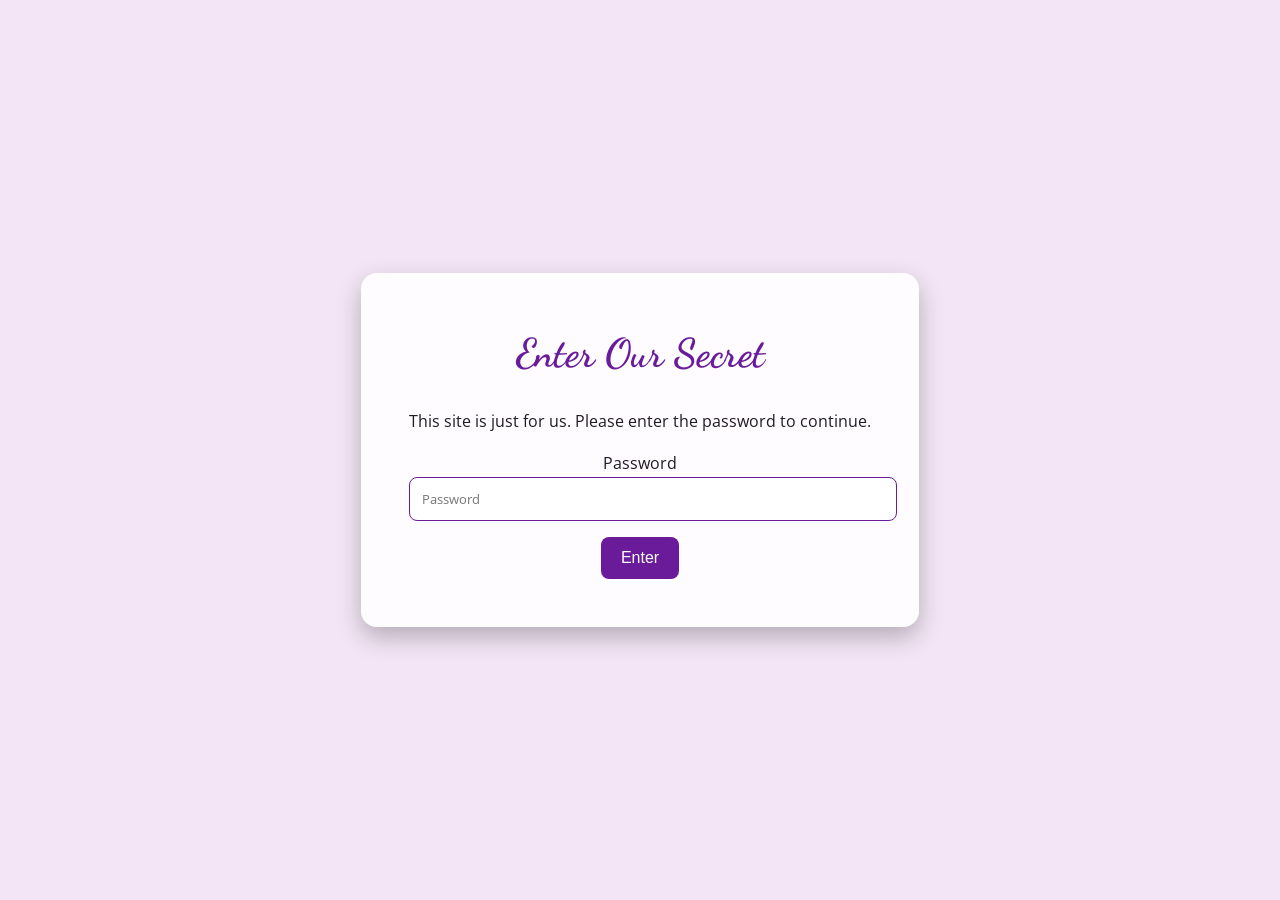
<file: index.html>
<!doctype html>
<html lang="en-GB">
  <head>
    <meta charset="utf-8" />
    <meta name="viewport" content="width=device-width, initial-scale=1" />
    <title>Welcome | Batman & My Moonlight</title>
    <meta name="description" content="A private love letter and story for Batman & My Moonlight." />
    <link rel="stylesheet" href="assets/css/main.css" />
  </head>
  <body>
    <div class="password-container">
      <div class="password-box">
        <h1>Enter Our Secret</h1>
        <p>This site is just for us. Please enter the password to continue.</p>
        <label for="pwd" class="sr-only">Password</label>
        <input type="password" id="pwd" placeholder="Password" />
        <button id="pwd-submit" type="button">Enter</button>
        <p id="error-message" style="color: var(--rose-dark); display: none;">Incorrect password. Try again.</p>
      </div>
    </div>

    <script>
      // simple password check; not secure for real secrets
      document.getElementById('pwd-submit').addEventListener('click', function () {
        const input = document.getElementById('pwd').value || '';
        if (input.toLowerCase() === 'batman') {
          window.location.href = 'home.html';
        } else {
          document.getElementById('error-message').style.display = 'block';
        }
      });
      // also allow Enter key to submit
      document.getElementById('pwd').addEventListener('keypress', function (e) {
        if (e.key === 'Enter') {
          document.getElementById('pwd-submit').click();
        }
      });
    </script>
  </body>
</html>
</file>
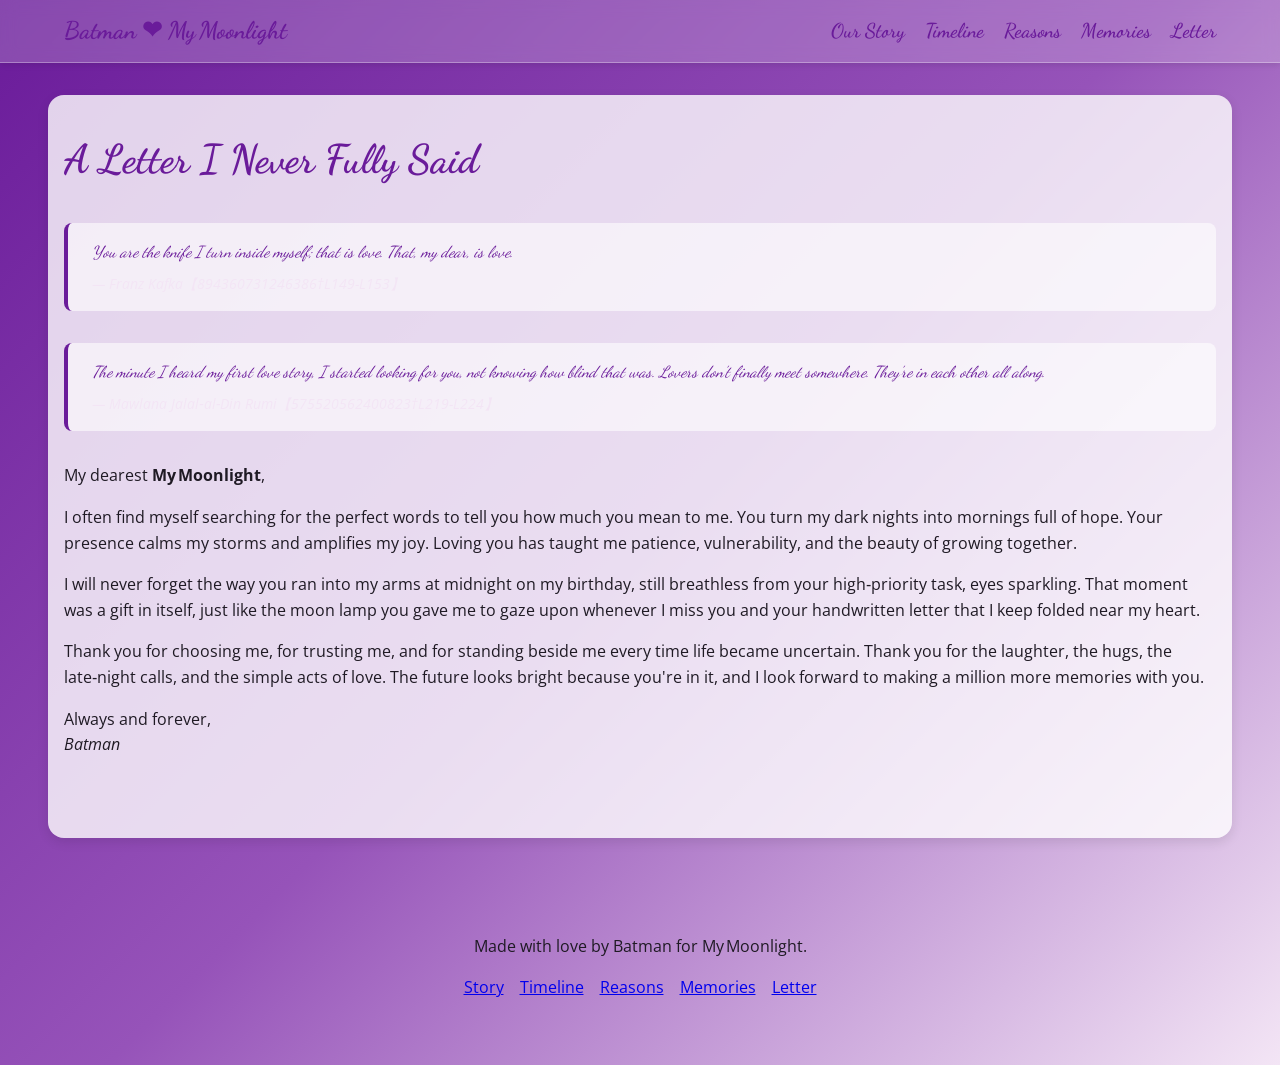
<file: letter/index.html>
<!doctype html>
<html lang="en-GB">
  <head>
    <meta charset="utf-8" />
    <meta name="viewport" content="width=device-width, initial-scale=1" />
    <title>A Letter | Batman ❤ My Moonlight</title>
    <meta name="description" content="A heartfelt letter from Batman to My Moonlight." />
    <link rel="stylesheet" href="../assets/css/main.css" />
  </head>
  <body>
    <a class="skip-link" href="#main-content">Skip to content</a>
    <header class="site-header">
      <nav class="site-nav" aria-label="Primary">
        <a class="brand" href="../home.html">Batman ❤ My Moonlight</a>
        <button class="nav-toggle" type="button" aria-expanded="false" aria-controls="primary-menu" aria-label="Open menu">☰</button>
        <ul id="primary-menu" class="menu">
          <li><a href="../story/index.html">Our Story</a></li>
          <li><a href="../timeline/index.html">Timeline</a></li>
          <li><a href="../reasons/index.html">Reasons</a></li>
          <li><a href="../memories/index.html">Memories</a></li>
          <li><a href="../letter/index.html">Letter</a></li>
        </ul>
      </nav>
    </header>
    <main id="main-content">
      <section aria-labelledby="letter-title">
        <h2 id="letter-title">A Letter I Never Fully Said</h2>

        <!-- Kafka quote about love as a knife turned inward -->
        <blockquote>
          You are the knife I turn inside myself; that is love. That, my dear, is love.
          <cite>— Franz Kafka【894360731246386†L149-L153】</cite>
        </blockquote>

        <!-- Rumi quote about lovers being within each other -->
        <blockquote>
          The minute I heard my first love story,
          I started looking for you, not knowing how blind that was.
          Lovers don’t finally meet somewhere. They’re in each other all along.
          <cite>— Mawlana Jalal‑al‑Din Rumi【575520562400823†L219-L224】</cite>
        </blockquote>

        <p>
          My dearest <strong>My Moonlight</strong>,
        </p>
        <p>
          I often find myself searching for the perfect words to tell you how much you
          mean to me. You turn my dark nights into mornings full of hope. Your
          presence calms my storms and amplifies my joy. Loving you has taught me
          patience, vulnerability, and the beauty of growing together.
        </p>
        <p>
          I will never forget the way you ran into my arms at midnight on my birthday,
          still breathless from your high‑priority task, eyes sparkling. That
          moment was a gift in itself, just like the moon lamp you gave me to
          gaze upon whenever I miss you and your handwritten letter that I keep
          folded near my heart.
        </p>
        <p>
          Thank you for choosing me, for trusting me, and for standing beside me
          every time life became uncertain. Thank you for the laughter, the hugs,
          the late‑night calls, and the simple acts of love. The future looks bright
          because you're in it, and I look forward to making a million more
          memories with you.
        </p>
        <p>
          Always and forever,
          <br />
          <em>Batman</em>
        </p>
      </section>
    </main>
    <footer class="site-footer">
      <p>Made with love by Batman for My Moonlight.</p>
      <nav aria-label="Footer">
        <a href="../story/index.html">Story</a>
        <a href="../timeline/index.html">Timeline</a>
        <a href="../reasons/index.html">Reasons</a>
        <a href="../memories/index.html">Memories</a>
        <a href="../letter/index.html">Letter</a>
      </nav>
    </footer>
    <!-- Include the background music on this page as well -->
    <audio id="bg-audio" src="../assets/audio/love-song.wav" preload="none" loop></audio>
    <script src="../assets/js/main.js" defer></script>
  </body>
</html>
</file>
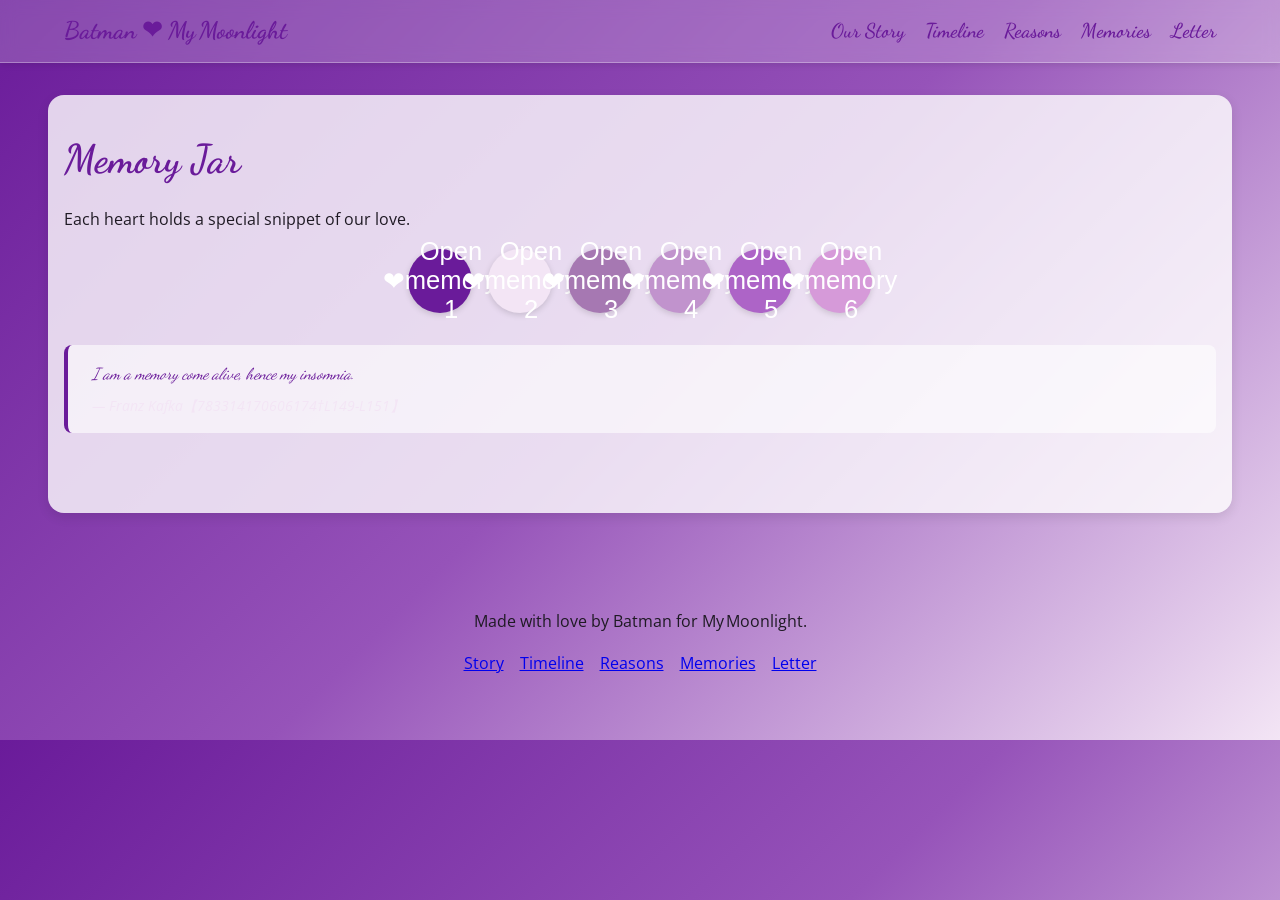
<file: memories/index.html>
<!doctype html>
<html lang="en-GB">
  <head>
    <meta charset="utf-8" />
    <meta name="viewport" content="width=device-width, initial-scale=1" />
    <title>Memories | Batman ❤ My Moonlight</title>
    <meta name="description" content="Our memory jar: small moments that mean the world." />
    <link rel="stylesheet" href="../assets/css/main.css" />
  </head>
  <body>
    <a class="skip-link" href="#main-content">Skip to content</a>
    <header class="site-header">
      <nav class="site-nav" aria-label="Primary">
        <a class="brand" href="../home.html">Batman ❤ My Moonlight</a>
        <button class="nav-toggle" type="button" aria-expanded="false" aria-controls="primary-menu" aria-label="Open menu">☰</button>
        <ul id="primary-menu" class="menu">
          <li><a href="../story/index.html">Our Story</a></li>
          <li><a href="../timeline/index.html">Timeline</a></li>
          <li><a href="../reasons/index.html">Reasons</a></li>
          <li><a href="../memories/index.html">Memories</a></li>
          <li><a href="../letter/index.html">Letter</a></li>
        </ul>
      </nav>
    </header>
    <main id="main-content">
      <section aria-labelledby="memories-title">
        <h2 id="memories-title">Memory Jar</h2>
        <p>Each heart holds a special snippet of our love.</p>
        <div class="jar-grid">
          <button class="memory-note note-1" type="button" data-memory="The night we danced in the kitchen to our own humming."><span aria-hidden="true">❤</span><span class="sr-only">Open memory 1</span></button>
          <button class="memory-note note-2" type="button" data-memory="Sharing ice cream and stories on a hot summer day."><span aria-hidden="true">❤</span><span class="sr-only">Open memory 2</span></button>
          <button class="memory-note note-3" type="button" data-memory="The time we fixed a flat tire together and laughed through the mishap."><span aria-hidden="true">❤</span><span class="sr-only">Open memory 3</span></button>
          <button class="memory-note note-4" type="button" data-memory="Our first movie marathon, wrapped in blankets and each other’s arms."><span aria-hidden="true">❤</span><span class="sr-only">Open memory 4</span></button>
          <button class="memory-note note-5" type="button" data-memory="When My Moonlight gifted Batman a moon‑shaped lamp and a handwritten letter — a beacon to light his nights and words to warm his heart."><span aria-hidden="true">❤</span><span class="sr-only">Open memory 5</span></button>
          <button class="memory-note note-6" type="button" data-memory="Watching fireworks on New Year’s Eve, promising to welcome every new year together."><span aria-hidden="true">❤</span><span class="sr-only">Open memory 6</span></button>
        </div>

        <!-- Kafka quote about being a memory come alive -->
        <blockquote>
          I am a memory come alive, hence my insomnia.
          <cite>— Franz Kafka【783314170606174†L149-L151】</cite>
        </blockquote>
      </section>
      <dialog id="memory-dialog">
        <article>
          <p id="memory-dialog-text"></p>
          <button type="button" id="memory-close">Close</button>
        </article>
      </dialog>
    </main>
    <footer class="site-footer">
      <p>Made with love by Batman for My Moonlight.</p>
      <nav aria-label="Footer">
        <a href="../story/index.html">Story</a>
        <a href="../timeline/index.html">Timeline</a>
        <a href="../reasons/index.html">Reasons</a>
        <a href="../memories/index.html">Memories</a>
        <a href="../letter/index.html">Letter</a>
      </nav>
    </footer>
    <!-- Hidden audio element so each page can play our tune. Replace the file in assets/audio for your favourite song. -->
    <audio id="bg-audio" src="../assets/audio/love-song.wav" preload="none" loop></audio>
    <script src="../assets/js/main.js" defer></script>
  </body>
</html>
</file>
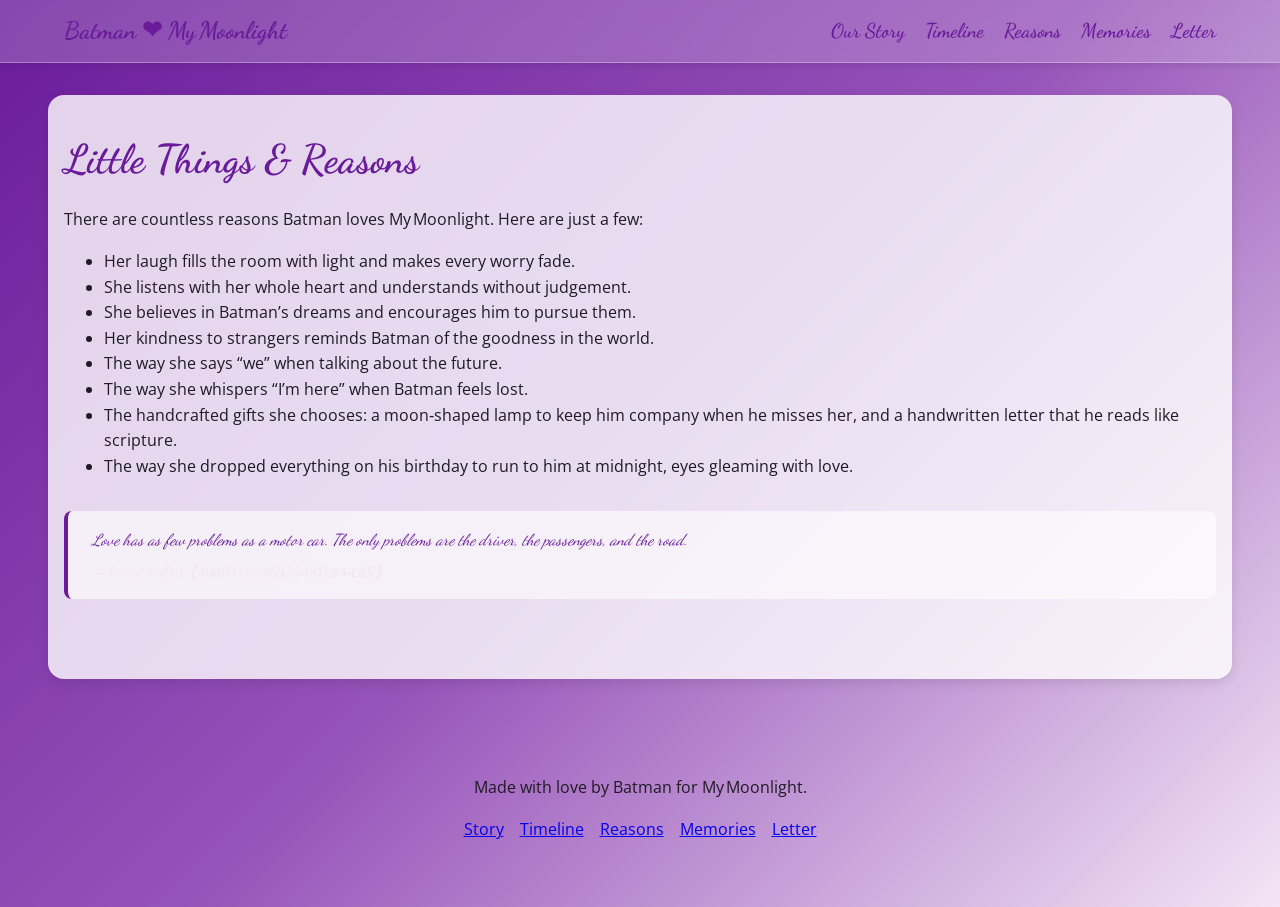
<file: reasons/index.html>
<!doctype html>
<html lang="en-GB">
  <head>
    <meta charset="utf-8" />
    <meta name="viewport" content="width=device-width, initial-scale=1" />
    <title>Reasons | Batman ❤ My Moonlight</title>
    <meta name="description" content="Little things about us and reasons I choose you." />
    <link rel="stylesheet" href="../assets/css/main.css" />
  </head>
  <body>
    <a class="skip-link" href="#main-content">Skip to content</a>
    <header class="site-header">
      <nav class="site-nav" aria-label="Primary">
        <a class="brand" href="../home.html">Batman ❤ My Moonlight</a>
        <button class="nav-toggle" type="button" aria-expanded="false" aria-controls="primary-menu" aria-label="Open menu">☰</button>
        <ul id="primary-menu" class="menu">
          <li><a href="../story/index.html">Our Story</a></li>
          <li><a href="../timeline/index.html">Timeline</a></li>
          <li><a href="../reasons/index.html">Reasons</a></li>
          <li><a href="../memories/index.html">Memories</a></li>
          <li><a href="../letter/index.html">Letter</a></li>
        </ul>
      </nav>
    </header>
    <main id="main-content">
      <section aria-labelledby="reasons-title">
        <h2 id="reasons-title">Little Things &amp; Reasons</h2>
        <p>There are countless reasons Batman loves My Moonlight. Here are just a few:</p>
        <ul>
          <li>Her laugh fills the room with light and makes every worry fade.</li>
          <li>She listens with her whole heart and understands without judgement.</li>
          <li>She believes in Batman’s dreams and encourages him to pursue them.</li>
          <li>Her kindness to strangers reminds Batman of the goodness in the world.</li>
          <li>The way she says “we” when talking about the future.</li>
          <li>The way she whispers “I’m here” when Batman feels lost.</li>
          <li>The handcrafted gifts she chooses: a moon‑shaped lamp to keep him company
            when he misses her, and a handwritten letter that he reads like scripture.</li>
          <li>The way she dropped everything on his birthday to run to him at
            midnight, eyes gleaming with love.</li>
        </ul>

        <!-- Kafka quote about love and its everyday problems -->
        <blockquote>
          Love has as few problems as a motor car. The only problems are the
          driver, the passengers, and the road.
          <cite>— Franz Kafka【404931808697548†L84-L85】</cite>
        </blockquote>
      </section>
    </main>
    <footer class="site-footer">
      <p>Made with love by Batman for My Moonlight.</p>
      <nav aria-label="Footer">
        <a href="../story/index.html">Story</a>
        <a href="../timeline/index.html">Timeline</a>
        <a href="../reasons/index.html">Reasons</a>
        <a href="../memories/index.html">Memories</a>
        <a href="../letter/index.html">Letter</a>
      </nav>
    </footer>
    <audio id="bg-audio" src="../assets/audio/love-song.wav" preload="none" loop></audio>
    <script src="../assets/js/main.js" defer></script>
  </body>
</html>
</file>
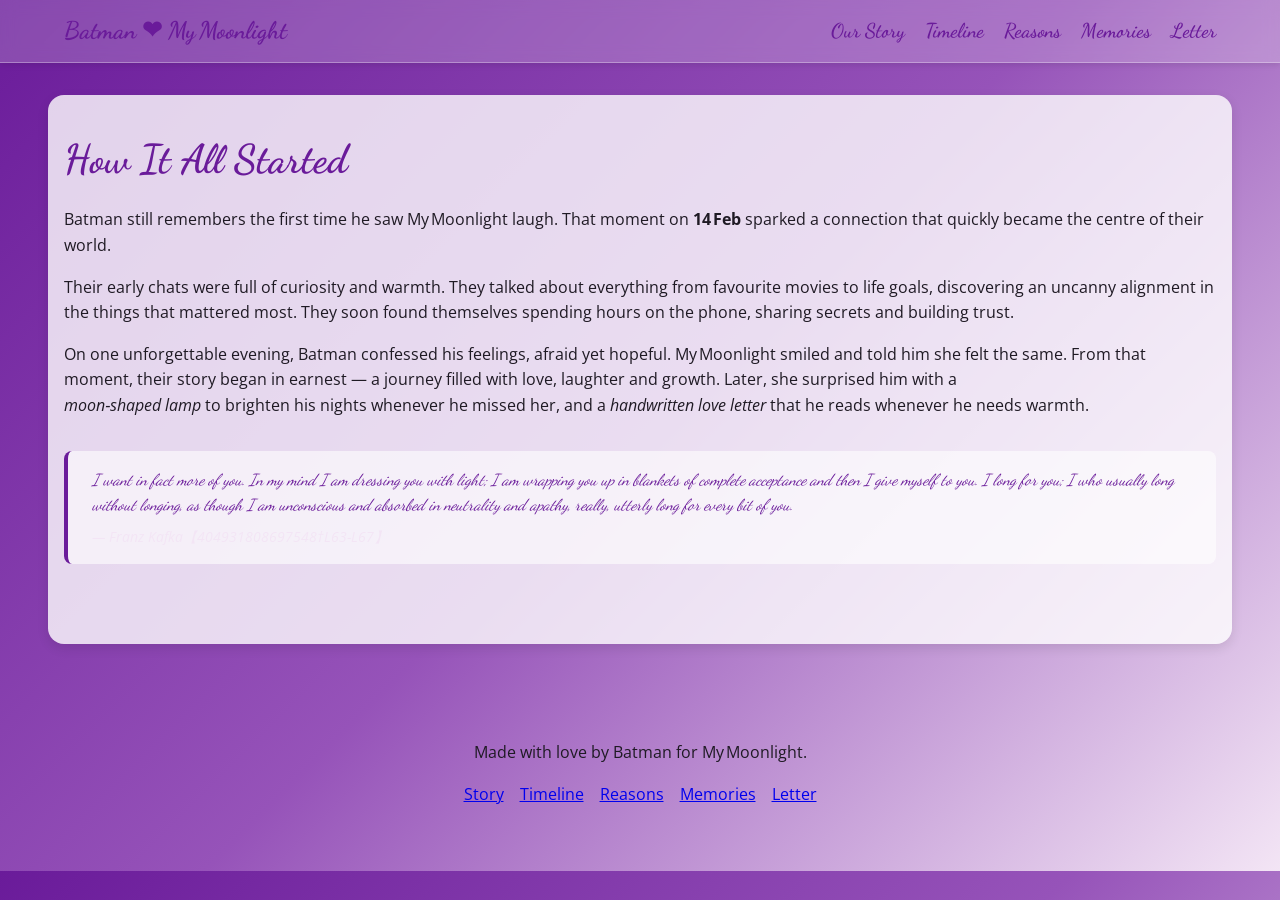
<file: story/index.html>
<!doctype html>
<html lang="en-GB">
  <head>
    <meta charset="utf-8" />
    <meta name="viewport" content="width=device-width, initial-scale=1" />
    <title>Our Story | Batman ❤ My Moonlight</title>
    <meta name="description" content="How our story began and blossomed." />
    <link rel="stylesheet" href="../assets/css/main.css" />
  </head>
  <body>
    <a class="skip-link" href="#main-content">Skip to content</a>
    <header class="site-header">
      <nav class="site-nav" aria-label="Primary">
        <a class="brand" href="../home.html">Batman ❤ My Moonlight</a>
        <button class="nav-toggle" type="button" aria-expanded="false" aria-controls="primary-menu" aria-label="Open menu">☰</button>
        <ul id="primary-menu" class="menu">
          <li><a href="../story/index.html">Our Story</a></li>
          <li><a href="../timeline/index.html">Timeline</a></li>
          <li><a href="../reasons/index.html">Reasons</a></li>
          <li><a href="../memories/index.html">Memories</a></li>
          <li><a href="../letter/index.html">Letter</a></li>
        </ul>
      </nav>
    </header>
    <main id="main-content">
      <section aria-labelledby="story-title">
        <h2 id="story-title">How It All Started</h2>
        <p>
          Batman still remembers the first time he saw My Moonlight laugh. That moment on
          <strong>14 Feb</strong> sparked a connection that quickly became the centre of their world.
        </p>
        <p>
          Their early chats were full of curiosity and warmth. They talked about
          everything from favourite movies to life goals, discovering an uncanny
          alignment in the things that mattered most. They soon found themselves
          spending hours on the phone, sharing secrets and building trust.
        </p>
        <p>
          On one unforgettable evening, Batman confessed his feelings, afraid yet
          hopeful. My Moonlight smiled and told him she felt the same. From that
          moment, their story began in earnest — a journey filled with love,
          laughter and growth. Later, she surprised him with a<br />
          <em>moon‑shaped lamp</em> to brighten his nights whenever he missed her, and a
          <em>handwritten love letter</em> that he reads whenever he needs warmth.
        </p>

        <!-- Kafka quote about longing and acceptance -->
        <blockquote>
          I want in fact more of you. In my mind I am dressing you with light; I am
          wrapping you up in blankets of complete acceptance and then I give
          myself to you. I long for you; I who usually long without longing, as
          though I am unconscious and absorbed in neutrality and apathy, really,
          utterly long for every bit of you.
          <cite>— Franz Kafka【404931808697548†L63-L67】</cite>
        </blockquote>
      </section>
    </main>
    <footer class="site-footer">
      <p>Made with love by Batman for My Moonlight.</p>
      <nav aria-label="Footer">
        <a href="../story/index.html">Story</a>
        <a href="../timeline/index.html">Timeline</a>
        <a href="../reasons/index.html">Reasons</a>
        <a href="../memories/index.html">Memories</a>
        <a href="../letter/index.html">Letter</a>
      </nav>
    </footer>
    <audio id="bg-audio" src="../assets/audio/love-song.wav" preload="none" loop></audio>
    <script src="../assets/js/main.js" defer></script>
  </body>
</html>
</file>
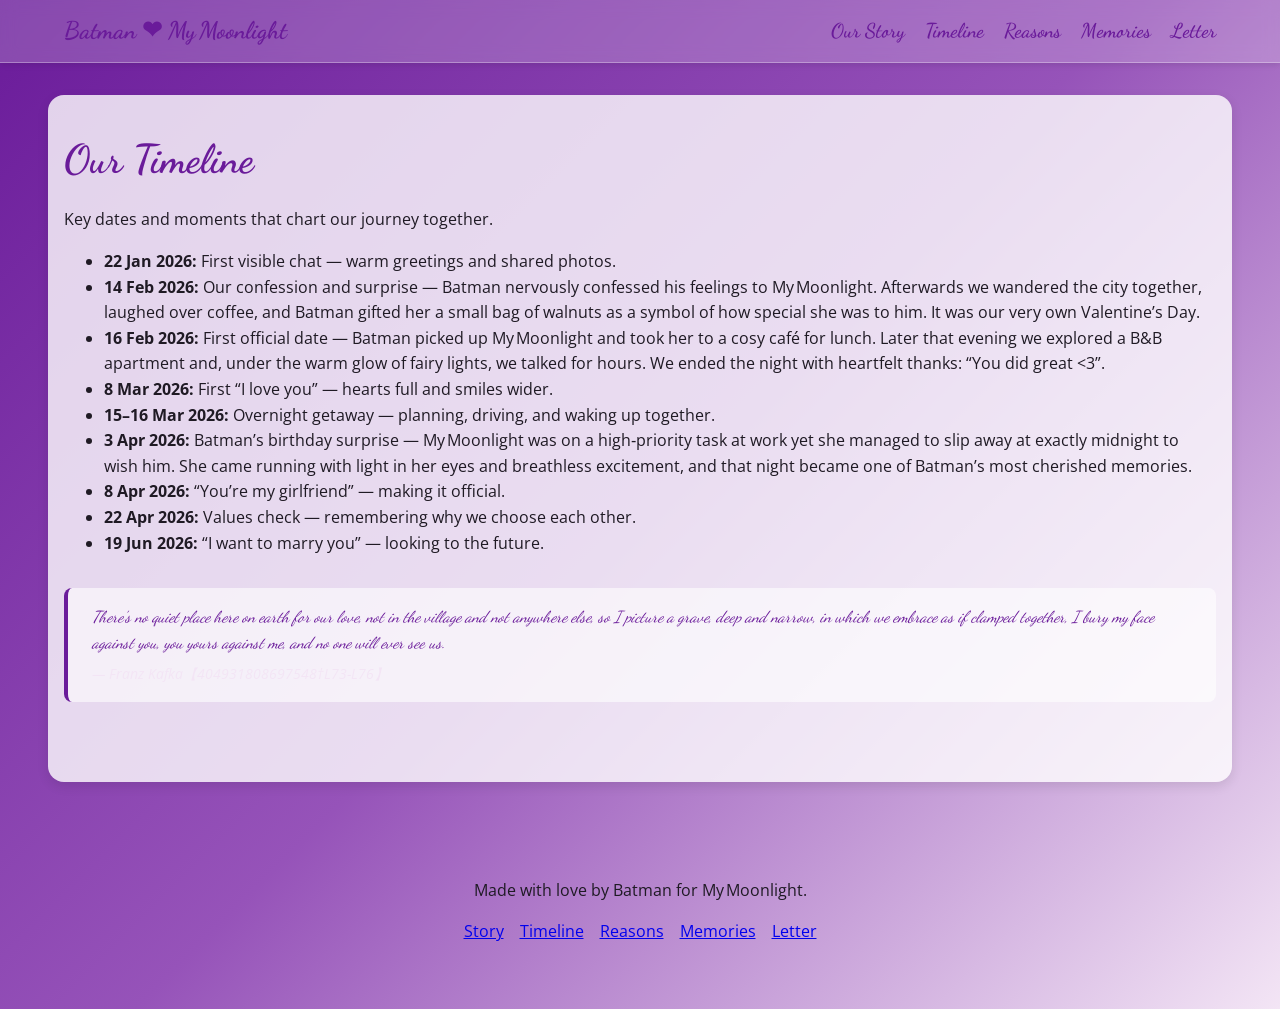
<file: timeline/index.html>
<!doctype html>
<html lang="en-GB">
  <head>
    <meta charset="utf-8" />
    <meta name="viewport" content="width=device-width, initial-scale=1" />
    <title>Timeline | Batman ❤ My Moonlight</title>
    <meta name="description" content="Our timeline of milestones and memories." />
    <link rel="stylesheet" href="../assets/css/main.css" />
  </head>
  <body>
    <a class="skip-link" href="#main-content">Skip to content</a>
    <header class="site-header">
      <nav class="site-nav" aria-label="Primary">
        <a class="brand" href="../home.html">Batman ❤ My Moonlight</a>
        <button class="nav-toggle" type="button" aria-expanded="false" aria-controls="primary-menu" aria-label="Open menu">☰</button>
        <ul id="primary-menu" class="menu">
          <li><a href="../story/index.html">Our Story</a></li>
          <li><a href="../timeline/index.html">Timeline</a></li>
          <li><a href="../reasons/index.html">Reasons</a></li>
          <li><a href="../memories/index.html">Memories</a></li>
          <li><a href="../letter/index.html">Letter</a></li>
        </ul>
      </nav>
    </header>
    <main id="main-content">
      <section aria-labelledby="timeline-title">
        <h2 id="timeline-title">Our Timeline</h2>
        <p>Key dates and moments that chart our journey together.</p>
        <ul>
          <li><strong>22 Jan&nbsp;2026:</strong> First visible chat — warm greetings and shared photos.</li>
          <li>
            <strong>14 Feb&nbsp;2026:</strong> Our confession and surprise — Batman nervously
            confessed his feelings to My Moonlight. Afterwards we wandered the
            city together, laughed over coffee, and Batman gifted her a small bag
            of walnuts as a symbol of how special she was to him. It was our
            very own Valentine’s Day.
          </li>
          <li>
            <strong>16 Feb&nbsp;2026:</strong> First official date — Batman picked up
            My Moonlight and took her to a cosy café for lunch. Later that
            evening we explored a B&amp;B apartment and, under the warm glow of
            fairy lights, we talked for hours. We ended the night with
            heartfelt thanks: “You did great &lt;3”.
          </li>
          <li><strong>8 Mar&nbsp;2026:</strong> First “I love you” — hearts full and smiles wider.</li>
          <li><strong>15–16 Mar&nbsp;2026:</strong> Overnight getaway — planning, driving, and waking up together.</li>
          <li>
            <strong>3 Apr&nbsp;2026:</strong> Batman’s birthday surprise —
            My Moonlight was on a high‑priority task at work yet she managed to
            slip away at exactly midnight to wish him. She came running with
            light in her eyes and breathless excitement, and that night
            became one of Batman’s most cherished memories.
          </li>
          <li><strong>8 Apr&nbsp;2026:</strong> “You’re my girlfriend” — making it official.</li>
          <li><strong>22 Apr&nbsp;2026:</strong> Values check — remembering why we choose each other.</li>
          <li><strong>19 Jun&nbsp;2026:</strong> “I want to marry you” — looking to the future.</li>
        </ul>

        <!-- Kafka quote about finding a quiet place for love -->
        <blockquote>
          There’s no quiet place here on earth for our love, not in the village and
          not anywhere else, so I picture a grave, deep and narrow, in which we
          embrace as if clamped together, I bury my face against you, you yours
          against me, and no one will ever see us.
          <cite>— Franz Kafka【404931808697548†L73-L76】</cite>
        </blockquote>
      </section>
    </main>
    <footer class="site-footer">
      <p>Made with love by Batman for My Moonlight.</p>
      <nav aria-label="Footer">
        <a href="../story/index.html">Story</a>
        <a href="../timeline/index.html">Timeline</a>
        <a href="../reasons/index.html">Reasons</a>
        <a href="../memories/index.html">Memories</a>
        <a href="../letter/index.html">Letter</a>
      </nav>
    </footer>
    <audio id="bg-audio" src="../assets/audio/love-song.wav" preload="none" loop></audio>
    <script src="../assets/js/main.js" defer></script>
  </body>
</html>
</file>
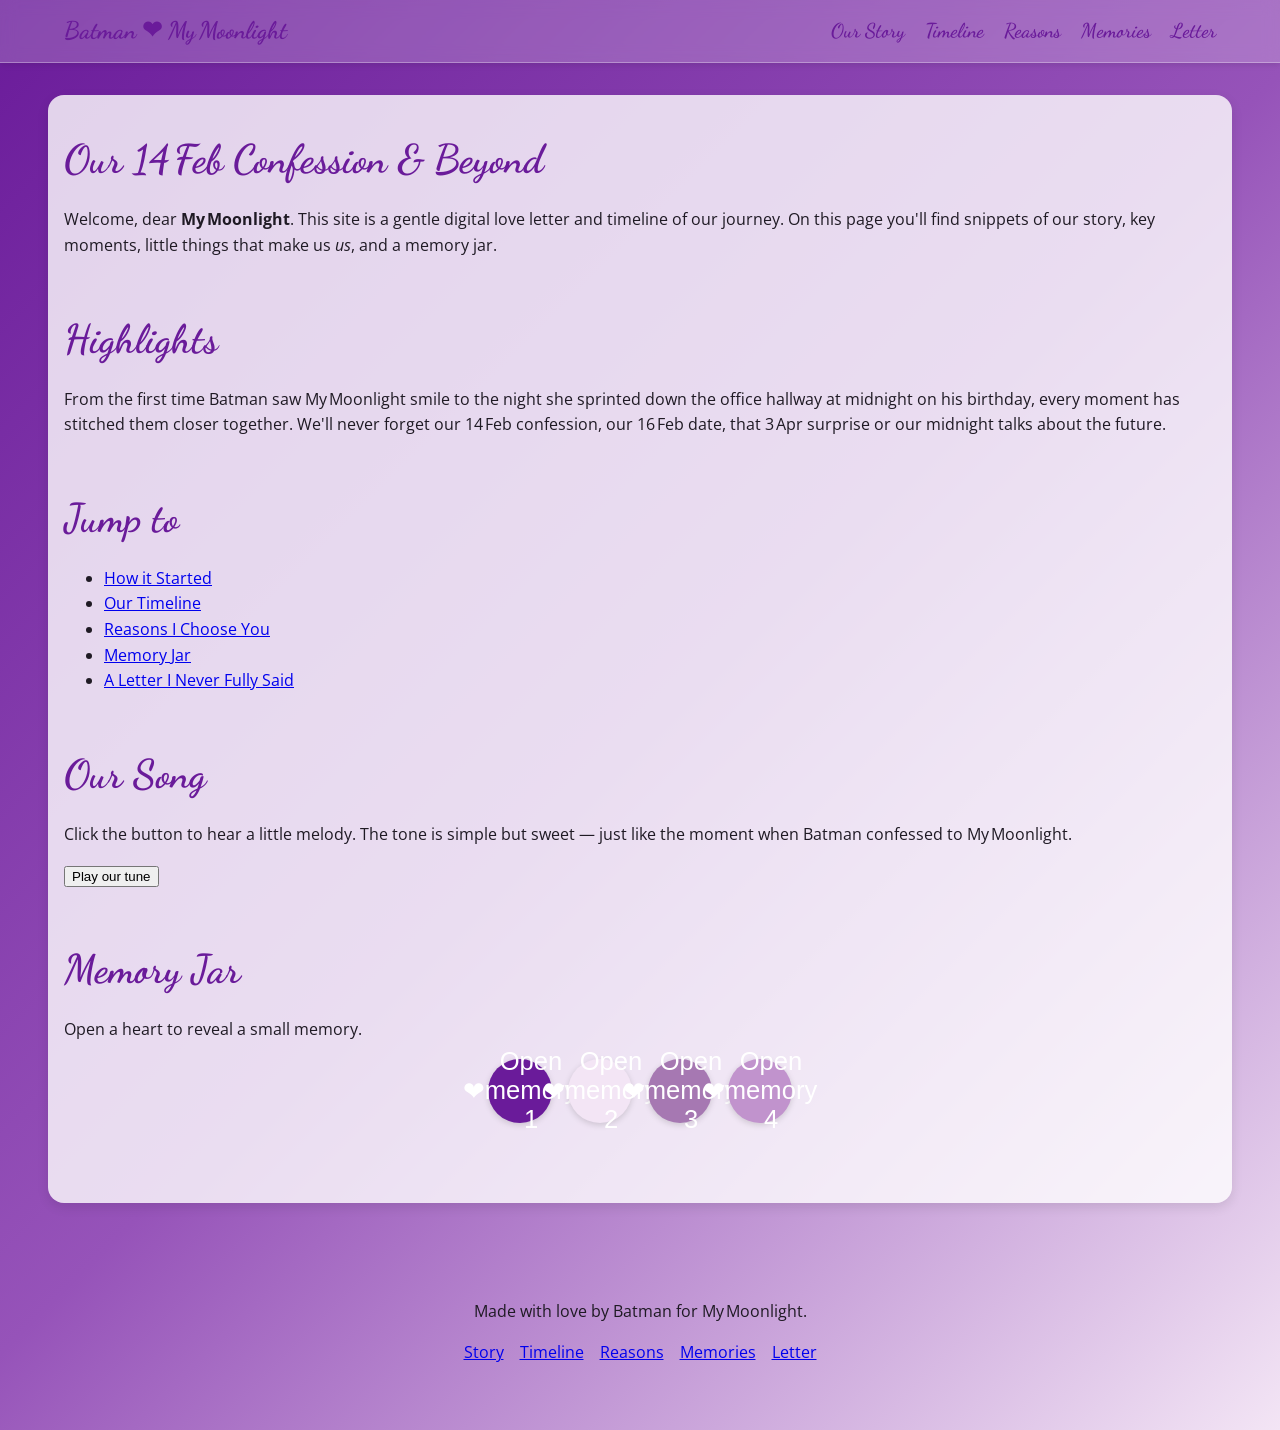
<file: home.html>
<!doctype html>
<html lang="en-GB">
  <head>
    <meta charset="utf-8" />
    <meta name="viewport" content="width=device-width, initial-scale=1" />
    <title>Home | Batman ❤ My Moonlight</title>
    <meta name="description" content="Our love story, timeline, and memories." />
    <link rel="stylesheet" href="assets/css/main.css" />
  </head>
  <body>
    <a class="skip-link" href="#main-content">Skip to content</a>
    <header class="site-header">
      <nav class="site-nav" aria-label="Primary">
        <a class="brand" href="home.html">Batman ❤ My Moonlight</a>
        <button class="nav-toggle" type="button" aria-expanded="false" aria-controls="primary-menu" aria-label="Open menu">☰</button>
        <ul id="primary-menu" class="menu">
          <li><a href="story/index.html">Our Story</a></li>
          <li><a href="timeline/index.html">Timeline</a></li>
          <li><a href="reasons/index.html">Reasons</a></li>
          <li><a href="memories/index.html">Memories</a></li>
          <li><a href="letter/index.html">Letter</a></li>
        </ul>
      </nav>
    </header>
    <main id="main-content">
      <section aria-labelledby="hero-title">
        <h2 id="hero-title">Our 14 Feb Confession &amp; Beyond</h2>
        <p>
          Welcome, dear <strong>My Moonlight</strong>. This site is a gentle digital love letter and
          timeline of our journey. On this page you'll find snippets of our story,
          key moments, little things that make us <em>us</em>, and a memory jar.
        </p>
      </section>

      <section aria-labelledby="highlights-title">
        <h2 id="highlights-title">Highlights</h2>
        <p>
          From the first time Batman saw My Moonlight smile to the night she
          sprinted down the office hallway at midnight on his birthday,
          every moment has stitched them closer together. We'll never
          forget our 14 Feb confession, our 16 Feb date, that 3 Apr surprise
          or our midnight talks about the future.
        </p>
      </section>

      <section aria-labelledby="quick-links-title">
        <h2 id="quick-links-title">Jump to</h2>
        <ul>
          <li><a href="story/index.html">How it Started</a></li>
          <li><a href="timeline/index.html">Our Timeline</a></li>
          <li><a href="reasons/index.html">Reasons I Choose You</a></li>
          <li><a href="memories/index.html">Memory Jar</a></li>
          <li><a href="letter/index.html">A Letter I Never Fully Said</a></li>
        </ul>
      </section>

      <section aria-labelledby="music-title">
        <h2 id="music-title">Our Song</h2>
        <p>
          Click the button to hear a little melody. The tone is simple but
          sweet — just like the moment when Batman confessed to My Moonlight.
        </p>
        <button id="play-music" type="button">Play our tune</button>
        <!-- Hidden audio element for our background music. The included file is a simple placeholder; replace assets/audio/love-song.wav with your own song such as 'Moth to a Flame' for a more personal touch. -->
        <audio id="bg-audio" src="assets/audio/love-song.wav" preload="none" loop></audio>
      </section>

      <section aria-labelledby="memory-title">
        <h2 id="memory-title">Memory Jar</h2>
        <p>Open a heart to reveal a small memory.</p>
        <div class="jar-grid">
          <button class="memory-note note-1" type="button" data-memory="That morning we watched the sunrise together and felt invincible."><span aria-hidden="true">❤</span><span class="sr-only">Open memory 1</span></button>
          <button class="memory-note note-2" type="button" data-memory="Our first late‑night walk where Batman held My Moonlight's hand and never wanted to let go."><span aria-hidden="true">❤</span><span class="sr-only">Open memory 2</span></button>
          <button class="memory-note note-3" type="button" data-memory="On Batman's birthday (3 Apr) My Moonlight ran from her high‑priority task at midnight just to wish him. The light in her eyes and her breathless excitement made his heart soar."><span aria-hidden="true">❤</span><span class="sr-only">Open memory 3</span></button>
          <button class="memory-note note-4" type="button" data-memory="The time we talked about our dreams for hours and realised they were intertwined."><span aria-hidden="true">❤</span><span class="sr-only">Open memory 4</span></button>
        </div>
      </section>

      <!-- Memory modal -->
      <dialog id="memory-dialog">
        <article>
          <p id="memory-dialog-text"></p>
          <button type="button" id="memory-close">Close</button>
        </article>
      </dialog>
    </main>
    <footer class="site-footer">
      <p>Made with love by Batman for My Moonlight.</p>
      <nav aria-label="Footer">
        <a href="story/index.html">Story</a>
        <a href="timeline/index.html">Timeline</a>
        <a href="reasons/index.html">Reasons</a>
        <a href="memories/index.html">Memories</a>
        <a href="letter/index.html">Letter</a>
      </nav>
    </footer>
    <script src="assets/js/main.js" defer></script>
  </body>
</html>
</file>
<file: assets/css/main.css>
/*
  main.css
  Styling for the Batman & My Moonlight website.

  The design takes inspiration from the original love site but
  improves on accessibility and mobile responsiveness. It uses
  a simple colour palette of rose and cream, provides a sticky
  header with a hamburger menu on small screens, and defines
  typographic hierarchy for sections. It also includes focus
  styles for keyboard users and respects reduced‑motion preferences.
*/

/* Import Google Fonts for a more romantic feel. Dancing Script evokes
   handwritten love letters, while Open Sans provides a clean base for
   body text. These fonts are loaded asynchronously by the browser. */
@import url('https://fonts.googleapis.com/css2?family=Dancing+Script:wght@400;700&family=Open+Sans:wght@400;600&display=swap');

/* Theme colours and assets */
:root {
  /* Primary palette inspired by twilight – soft purples and pinks
     reminiscent of an evening sky. */
  --primary: #6a1b9a; /* royal purple for headings, accents and buttons */
  --secondary: #f3e5f5; /* very light lavender for card backgrounds */
  --accent: #ffffff; /* pure white for highlights */
  --text: #1f1a24; /* dark plum for high contrast text */

  /* Paper texture background (generated image). Previously used for an aged paper
     effect. Replaced with a solid colour because the user requested a
     purple‑themed background without any texture. */
  --paper: none;

  /* Memory note background tints for individual pop‑ups. */
  --note1-bg: rgba(106, 27, 154, 0.15);
  --note2-bg: rgba(243, 229, 245, 0.3);
  --note3-bg: rgba(142, 68, 173, 0.2);
  --note4-bg: rgba(173, 100, 199, 0.2);
  --note5-bg: rgba(189, 131, 208, 0.25);
  --note6-bg: rgba(221, 160, 221, 0.25);
}

html {
  font-size: 16px;
  scroll-behavior: smooth;
}

body {
  margin: 0;
  /* Use Open Sans for body text and fall back to system sans‑serif fonts. */
  font-family: 'Open Sans', system-ui, -apple-system, BlinkMacSystemFont,
    "Segoe UI", Roboto, "Helvetica Neue", Arial, "Noto Sans", sans-serif;
  line-height: 1.6;
  /* Apply a gradient background that transitions from our deep purple to
     lavender. This creates a cosy twilight effect without any texture. */
  background: linear-gradient(135deg, var(--primary) 0%, #9653b9 50%, var(--secondary) 100%);
  color: var(--text);
}

/* Skip link for screen reader and keyboard users */
.skip-link {
  position: absolute;
  left: -9999px;
  top: auto;
  background: var(--rose);
  color: #fff;
  padding: 0.75rem 1rem;
  border-radius: 0.5rem;
  z-index: 2000;
}

.skip-link:focus {
  left: 1rem;
  top: 1rem;
}

/* Header with navigation */
.site-header {
  position: sticky;
  top: 0;
  z-index: 1000;
  backdrop-filter: blur(8px);
  background: rgba(255, 255, 255, 0.2);
  box-shadow: 0 2px 6px rgba(0, 0, 0, 0.1);
  border-bottom: 1px solid rgba(255, 255, 255, 0.3);
}

.site-nav {
  max-width: 72rem;
  margin: 0 auto;
  padding: 0.75rem 1rem;
  display: flex;
  align-items: center;
  justify-content: space-between;
  gap: 1rem;
  font-family: 'Dancing Script', cursive;
  font-size: 1.25rem;
}

.brand {
  font-weight: 700;
  color: var(--primary);
  text-decoration: none;
  font-size: 1.5rem;
  font-family: 'Dancing Script', cursive;
}

.menu {
  list-style: none;
  display: flex;
  gap: 1.25rem;
  margin: 0;
  padding: 0;
}

.menu a {
  color: var(--primary);
  text-decoration: none;
  font-weight: 600;
}

/* Hamburger toggle appears on small screens */
.nav-toggle {
  display: none;
  background: none;
  border: none;
  font-size: 2rem;
  color: var(--primary);
  cursor: pointer;
}

/* Accessibility: focus outlines */
a:focus-visible,
button:focus-visible {
  outline: 3px solid var(--rose-dark);
  outline-offset: 2px;
}

@media (max-width: 768px) {
  .nav-toggle {
    display: inline-block;
  }
  .menu {
    position: absolute;
    right: 1rem;
    top: 4rem;
    flex-direction: column;
    width: min(18rem, calc(100vw - 2rem));
    background: var(--panel);
    border-radius: 0.75rem;
    padding: 1rem;
    box-shadow: 0 12px 24px rgba(0, 0, 0, 0.15);
    display: none;
  }
  .menu.is-open {
    display: flex;
  }
}

@media (prefers-reduced-motion: reduce) {
  html {
    scroll-behavior: auto;
  }
  *, *::before, *::after {
    animation: none !important;
    transition: none !important;
  }
}

/* Main content area */
main {
  max-width: 72rem;
  margin: 2rem auto;
  padding: 2rem 1rem;
  /* Place the main content on a slightly opaque panel for contrast against
     the gradient backdrop. */
  background: rgba(255, 255, 255, 0.8);
  border-radius: 1rem;
  box-shadow: 0 4px 12px rgba(0, 0, 0, 0.1);
}

section {
  margin-bottom: 3rem;
}

section h2 {
  font-size: 2.5rem;
  color: var(--primary);
  margin-top: 0;
  margin-bottom: 0.75rem;
  font-family: 'Dancing Script', cursive;
}

section p,
section li {
  font-size: 1rem;
  font-family: 'Open Sans', sans-serif;
}

/* Footer */
.site-footer {
  max-width: 72rem;
  margin: 4rem auto 2rem;
  padding: 1rem 1rem 2rem;
  text-align: center;
  color: var(--rose-dark);
}

.site-footer nav {
  display: flex;
  justify-content: center;
  gap: 1rem;
  flex-wrap: wrap;
}

/* Memory jar grid */
/* The memory jar grid becomes a flexible layout that wraps elegantly
   across screen sizes. Hearts are evenly spaced and never overlap. */
.jar-grid {
  display: flex;
  flex-wrap: wrap;
  justify-content: center;
  gap: 1rem;
  margin-top: 1rem;
}


/* Memory notes: each heart is tinted differently to reflect
   unique memories. They grow slightly on hover for an inviting feel. */
.memory-note {
  border: none;
  color: #fff;
  font-size: 1.6rem;
  /* Increase the size slightly for better mobile tap targets */
  height: 4rem;
  width: 4rem;
  border-radius: 50%;
  display: flex;
  align-items: center;
  justify-content: center;
  cursor: pointer;
  transition: transform 0.25s;
  background: var(--primary);
  box-shadow: 0 2px 6px rgba(0, 0, 0, 0.15);
}

.memory-note:hover,
.memory-note:focus {
  transform: scale(1.1);
}

/* Specific tints for each note; assign these classes in HTML */
.note-1 {
  background: var(--primary);
}
.note-2 {
  background: var(--secondary);
}
.note-3 {
  background: #a678b2; /* intermediate purple */
}
.note-4 {
  background: #c193cd; /* soft mauve */
}

.note-5 {
  background: #ad64c7;
}
.note-6 {
  background: #d69ad9;
}

dialog {
  border: none;
  border-radius: 0.75rem;
  max-width: 32rem;
  padding: 2rem;
  background: rgba(255, 255, 255, 0.85);
  box-shadow: 0 8px 24px rgba(0, 0, 0, 0.25);
  animation: fadeIn 0.3s ease-out both;
}

dialog::backdrop {
  background: rgba(0, 0, 0, 0.6);
}

@keyframes fadeIn {
  from {
    opacity: 0;
    transform: translateY(-10px);
  }
  to {
    opacity: 1;
    transform: translateY(0);
  }
}

/* Quotation styling */
/*
  Blockquote elements are used throughout the site to highlight
  romantic quotes from Franz Kafka. The styling gives them a
  distinctive look with a rose‑coloured bar on the left and
  italicised text to evoke the feel of a handwritten letter. The
  cite element is displayed as a block beneath the quote, with a
  smaller font size and a lighter rose colour.
*/
blockquote {
  margin: 2rem 0;
  padding: 1rem 1.5rem;
  border-left: 4px solid var(--primary);
  font-style: italic;
  color: var(--primary);
  background: rgba(255, 255, 255, 0.6);
  border-radius: 0.5rem;
  font-family: 'Dancing Script', cursive;
}

blockquote cite {
  display: block;
  margin-top: 0.5rem;
  font-size: 0.875rem;
  color: var(--secondary);
  font-family: 'Open Sans', sans-serif;
}

/* Password page styles */
/* Password page styles */
.password-container {
  min-height: 100vh;
  display: flex;
  align-items: center;
  justify-content: center;
  /* Match the solid site background on the password page. */
  background: var(--secondary);
}

.password-box {
  background: rgba(255, 255, 255, 0.9);
  padding: 3rem;
  border-radius: 1rem;
  box-shadow: 0 10px 24px rgba(0, 0, 0, 0.25);
  text-align: center;
}

.password-box h1 {
  margin-top: 0;
  margin-bottom: 1.5rem;
  color: var(--primary);
  font-family: 'Dancing Script', cursive;
  font-size: 2.5rem;
}

.password-box input[type="password"] {
  width: 100%;
  padding: 0.75rem;
  margin-bottom: 1rem;
  border: 1px solid var(--primary);
  border-radius: 0.5rem;
  font-family: 'Open Sans', sans-serif;
}

.password-box button {
  background: var(--primary);
  color: #fff;
  border: none;
  padding: 0.75rem 1.25rem;
  border-radius: 0.5rem;
  cursor: pointer;
  font-size: 1rem;
  transition: background 0.2s;
}

.password-box button:hover {
  background: #6c3483;
}
</file>
